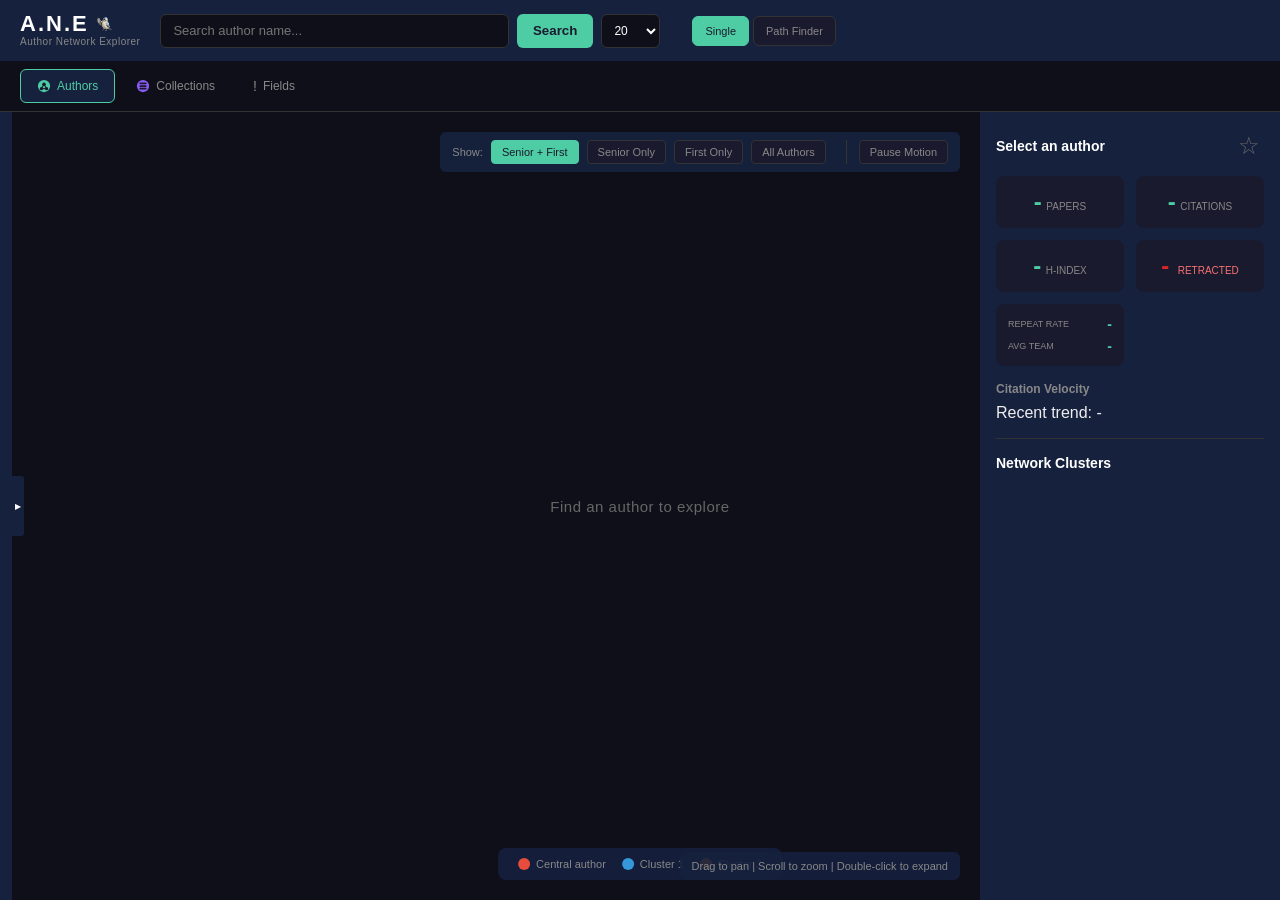
<file: index.html>
<!DOCTYPE html>
<html lang="en">
<head>
  <meta charset="UTF-8">
  <meta name="viewport" content="width=device-width, initial-scale=1.0, viewport-fit=cover">
  <title>Author Network Explorer</title>
  <meta http-equiv="refresh" content="0; url=fullpage.html">
  <link rel="canonical" href="fullpage.html">
  <link rel="manifest" href="manifest.webmanifest">
  <meta name="theme-color" content="#16213e">
  <meta name="apple-mobile-web-app-capable" content="yes">
  <meta name="apple-mobile-web-app-status-bar-style" content="black">
  <meta name="apple-mobile-web-app-title" content="Author Net">
  <link rel="apple-touch-icon" href="icons/icon128.png">
  <style>
    body { margin: 0; background: #1a1a2e; color: #eee; font-family: -apple-system, sans-serif; }
    .loading { display: flex; align-items: center; justify-content: center; height: 100vh; }
  </style>
</head>
<body>
  <div class="loading">Loading Author Network Explorer&hellip;</div>
  <script>window.location.replace('fullpage.html');</script>
</body>
</html>
</file>
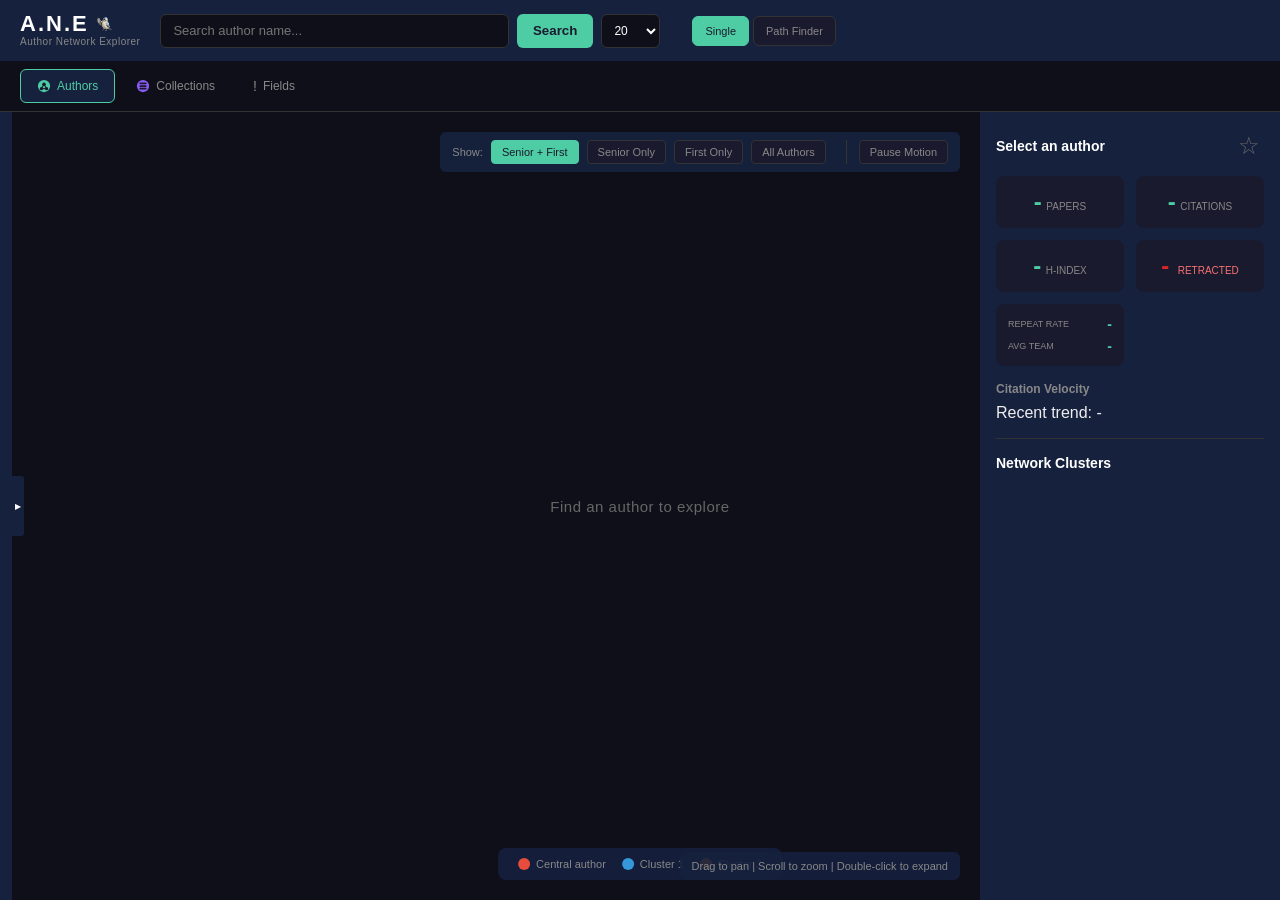
<file: fullpage.html>
<!DOCTYPE html>
<html lang="en">
<head>
  <meta charset="UTF-8">
  <meta name="viewport" content="width=device-width, initial-scale=1.0">
  <title>Author Network Explorer - Full View</title>
  <script src="vis-network.min.js"></script>
  <style>
    * { box-sizing: border-box; margin: 0; padding: 0; }
    html, body {
      height: 100%;
      overflow: hidden;
    }
    body {
      font-family: -apple-system, BlinkMacSystemFont, 'Segoe UI', Roboto, sans-serif;
      background: #1a1a2e;
      color: #eee;
      display: flex;
      flex-direction: column;
    }
    header {
      padding: 12px 20px;
      background: #16213e;
      display: flex;
      align-items: center;
      gap: 20px;
    }
    .logo {
      display: flex;
      align-items: center;
      gap: 10px;
    }
    .logo-text {
      display: flex;
      flex-direction: column;
      line-height: 1.1;
    }
    .title-row {
      display: flex;
      align-items: center;
      gap: 6px;
    }
    .logo-icon {
      width: 18px;
      height: 18px;
      image-rendering: pixelated;
    }
    h1 {
      font-size: 22px;
      color: #fff;
      font-weight: 700;
      letter-spacing: 2px;
    }
    .logo-subtitle {
      font-size: 10px;
      color: #888;
      font-weight: 400;
      letter-spacing: 0.5px;
    }
    /* Daily OpenAlex budget readout; colour is set from script. */
    .budget-readout {
      font-size: 10px;
      color: #888;
      margin-top: 2px;
      letter-spacing: 0.2px;
    }
    .search-box {
      display: flex;
      gap: 8px;
      flex: 1;
      max-width: 500px;
    }
    .search-box input {
      flex: 1;
      padding: 8px 12px;
      border: 1px solid #333;
      border-radius: 6px;
      background: #0f0f1a;
      color: #fff;
      font-size: 13px;
    }
    .search-box input:focus {
      outline: none;
      border-color: #4ecca3;
    }
    .search-box button {
      padding: 8px 16px;
      background: #4ecca3;
      color: #1a1a2e;
      border: none;
      border-radius: 6px;
      cursor: pointer;
      font-weight: 600;
    }
    .search-box select {
      padding: 8px;
      background: #0f0f1a;
      color: #fff;
      border: 1px solid #333;
      border-radius: 6px;
      font-size: 12px;
      cursor: pointer;
    }
    /* Path Finder UI */
    .path-finder-box {
      display: flex;
      gap: 8px;
      align-items: center;
      flex: 1;
      max-width: 700px;
    }
    .path-finder-box input {
      flex: 1;
      padding: 8px 12px;
      border: 1px solid #333;
      border-radius: 6px;
      background: #0f0f1a;
      color: #fff;
      font-size: 13px;
    }
    .path-finder-box input:focus {
      outline: none;
      border-color: #4ecca3;
    }
    .path-arrow {
      color: #4ecca3;
      font-size: 18px;
      font-weight: bold;
    }
    .path-finder-box select {
      padding: 8px;
      background: #0f0f1a;
      color: #fff;
      border: 1px solid #333;
      border-radius: 6px;
      font-size: 12px;
      cursor: pointer;
    }
    .path-finder-box button {
      padding: 8px 16px;
      background: #8b5cf6;
      color: #fff;
      border: none;
      border-radius: 6px;
      cursor: pointer;
      font-weight: 600;
      white-space: nowrap;
    }
    .path-finder-box button:hover {
      background: #7c3aed;
    }
    .mode-toggle {
      display: flex;
      gap: 4px;
      margin-left: 12px;
    }
    .mode-btn {
      padding: 8px 12px;
      background: #1a1a2e;
      color: #888;
      border: 1px solid #333;
      border-radius: 6px;
      font-size: 11px;
      cursor: pointer;
      transition: all 0.2s;
    }
    .mode-btn:hover {
      border-color: #4ecca3;
      color: #fff;
    }
    .mode-btn.active {
      background: #4ecca3;
      color: #1a1a2e;
      border-color: #4ecca3;
    }
    /* Path finder search results dropdown */
    .path-search-dropdown {
      position: absolute;
      top: 100%;
      left: 0;
      right: 0;
      background: #16213e;
      border-radius: 0 0 6px 6px;
      max-height: 200px;
      overflow-y: auto;
      z-index: 1000;
      box-shadow: 0 4px 12px rgba(0,0,0,0.5);
      display: none;
    }
    .path-search-dropdown.visible {
      display: block;
    }
    .path-search-item {
      padding: 8px 12px;
      cursor: pointer;
      border-bottom: 1px solid #1a1a2e;
    }
    .path-search-item:hover {
      background: #1f2b4d;
    }
    .path-search-item:last-child {
      border-bottom: none;
    }
    .path-search-name {
      font-size: 12px;
      color: #fff;
    }
    .path-search-stats {
      font-size: 10px;
      color: #888;
    }
    /* Path input container for dropdown positioning */
    .path-input-container {
      position: relative;
      flex: 1;
    }
    .path-input-container input {
      width: 100%;
    }
    /* Path finding loading state */
    .path-loading {
      position: absolute;
      top: 50%;
      left: 50%;
      transform: translate(-50%, -50%);
      display: none;
      flex-direction: column;
      align-items: center;
      gap: 12px;
      color: #888;
      z-index: 50;
      background: rgba(15, 15, 26, 0.9);
      padding: 30px 40px;
      border-radius: 12px;
    }
    .path-loading.visible {
      display: flex;
    }
    .path-loading-text {
      font-size: 14px;
      color: #fff;
    }
    .path-loading-subtext {
      font-size: 11px;
      color: #888;
    }
    /* Path result legend */
    .path-legend {
      position: absolute;
      bottom: 20px;
      left: 50%;
      transform: translateX(-50%);
      background: rgba(22, 33, 62, 0.9);
      padding: 10px 20px;
      border-radius: 8px;
      display: none;
      gap: 16px;
    }
    .path-legend.visible {
      display: flex;
    }
    .main-content {
      flex: 1;
      display: flex;
      position: relative;
      min-height: 0;
      overflow: hidden;
    }
    #network {
      flex: 1;
      background: #0f0f1a;
      min-height: 400px;
      overflow: hidden;
    }
    .sidebar {
      width: 300px;
      background: #16213e;
      padding: 16px;
      overflow-y: auto;
    }
    .sidebar h2 {
      font-size: 14px;
      margin-bottom: 12px;
      color: #fff;
    }
    .author-header {
      display: flex;
      align-items: center;
      justify-content: space-between;
      margin-bottom: 12px;
    }
    .author-header h2 {
      margin-bottom: 0;
      flex: 1;
    }
    .favorite-btn {
      background: none;
      border: none;
      font-size: 24px;
      cursor: pointer;
      color: #666;
      transition: all 0.2s;
      padding: 4px;
    }
    .favorite-btn:hover {
      color: #fbbf24;
      transform: scale(1.1);
    }
    .favorite-btn.active {
      color: #fbbf24;
    }
    .favorites-section {
      margin-top: 16px;
      padding-top: 16px;
      border-top: 1px solid #333;
    }
    .favorites-section h3 {
      font-size: 12px;
      color: #888;
      margin-bottom: 10px;
      display: flex;
      align-items: center;
      gap: 6px;
    }
    .favorites-list {
      max-height: 200px;
      overflow-y: auto;
    }
    .favorite-item {
      display: flex;
      align-items: center;
      gap: 8px;
      padding: 8px;
      background: #1a1a2e;
      border-radius: 6px;
      margin-bottom: 6px;
      cursor: pointer;
      transition: background 0.2s;
    }
    .favorite-item:hover {
      background: #1f2b4d;
    }
    .favorite-item .name {
      flex: 1;
      font-size: 12px;
      color: #fff;
    }
    .favorite-item .update-badge {
      background: #22c55e;
      color: #fff;
      font-size: 9px;
      padding: 2px 6px;
      border-radius: 10px;
    }
    .favorite-item .remove-btn {
      background: none;
      border: none;
      color: #666;
      cursor: pointer;
      font-size: 14px;
      padding: 2px;
    }
    .favorite-item .remove-btn:hover {
      color: #ef4444;
    }
    .stats {
      display: grid;
      grid-template-columns: 1fr 1fr;
      gap: 12px;
      margin-bottom: 16px;
    }
    .stat {
      background: #1a1a2e;
      padding: 12px;
      border-radius: 8px;
      text-align: center;
    }
    .stat.clickable {
      cursor: pointer;
      transition: background 0.2s;
    }
    .stat.clickable:hover {
      background: #2a2a4e;
    }
    .papers-panel {
      display: none;
      margin-top: 16px;
      padding-top: 16px;
      border-top: 1px solid #333;
    }
    .papers-panel.visible {
      display: block;
    }
    .papers-panel h3 {
      font-size: 13px;
      margin-bottom: 10px;
      display: flex;
      align-items: center;
      gap: 8px;
    }
    .papers-panel h3 span:first-child {
      flex: 1;
    }
    .papers-panel .close-btn {
      background: none;
      border: none;
      color: #888;
      cursor: pointer;
      font-size: 16px;
    }
    .papers-list {
      max-height: 300px;
      overflow-y: auto;
    }
    .paper-item {
      padding: 10px;
      background: #1a1a2e;
      border-radius: 6px;
      margin-bottom: 8px;
    }
    .paper-title {
      font-size: 12px;
      color: #4ecca3;
      text-decoration: none;
      display: block;
      margin-bottom: 4px;
      line-height: 1.4;
    }
    .paper-title:hover {
      text-decoration: underline;
    }
    .paper-meta {
      font-size: 10px;
      color: #888;
      display: flex;
      gap: 12px;
    }
    .paper-collect-btn {
      width: 16px;
      height: 16px;
      cursor: pointer;
      opacity: 0;
      transition: opacity 0.2s, transform 0.2s;
      flex-shrink: 0;
    }
    .paper-item:hover .paper-collect-btn {
      opacity: 0.7;
    }
    .paper-collect-btn:hover {
      opacity: 1 !important;
      transform: scale(1.15);
    }
    .paper-title-row {
      display: flex;
      align-items: flex-start;
      gap: 8px;
    }
    .paper-title-row .paper-title {
      flex: 1;
    }
    .retraction-badge {
      background: #dc2626;
      color: #fff;
      font-size: 9px;
      font-weight: 700;
      padding: 2px 6px;
      border-radius: 3px;
      text-transform: uppercase;
      white-space: nowrap;
      flex-shrink: 0;
    }
    .paper-item.retracted {
      border-left: 3px solid #dc2626;
      background: rgba(220, 38, 38, 0.1);
    }
    .paper-item.retracted .paper-title {
      color: #f87171;
    }
    .retraction-count {
      background: #dc2626;
      color: #fff;
      font-size: 10px;
      font-weight: 600;
      padding: 2px 8px;
      border-radius: 10px;
      margin-left: 8px;
    }
    .retracted-panel .retracted-header {
      background: rgba(220, 38, 38, 0.2);
      border-radius: 6px;
      padding: 8px;
      margin: -8px -8px 10px -8px;
    }
    .retracted-panel .retracted-header span {
      color: #f87171;
    }
    .retraction-info {
      color: #f87171;
      font-style: italic;
    }
    .stat-value {
      font-size: 24px;
      font-weight: 700;
      color: #4ecca3;
    }
    .stat-label {
      font-size: 10px;
      color: #888;
      text-transform: uppercase;
    }
    .retraction-stat {
      gap: 8px;
      cursor: pointer;
      transition: background 0.2s;
    }
    .retraction-stat:hover {
      background: #2a2a4e;
    }
    .retraction-stat .stat-label {
      margin-left: 4px;
    }
    .retraction-stat .stat-value {
      color: #dc2626;
    }
    .retraction-stat .stat-label {
      color: #f87171;
    }
    .retraction-stat.loading .stat-value {
      color: #eab308;
    }
    .retraction-stat.loading .stat-label {
      color: #fde047;
    }
    .retraction-stat.clean .stat-value {
      color: #22c55e;
    }
    .retraction-stat.clean .stat-label {
      color: #86efac;
    }
    .collab-stat {
      display: flex;
      flex-direction: column;
      gap: 6px;
      justify-content: center;
    }
    .collab-row {
      display: flex;
      justify-content: space-between;
      align-items: center;
    }
    .collab-label {
      font-size: 9px;
      color: #888;
      text-transform: uppercase;
    }
    .collab-value {
      font-size: 14px;
      font-weight: 700;
      color: #4ecca3;
    }
    .cluster-section {
      margin-top: 16px;
      padding-top: 16px;
      border-top: 1px solid #333;
    }
    .cluster-item {
      display: flex;
      align-items: center;
      gap: 8px;
      padding: 8px;
      background: #1a1a2e;
      border-radius: 6px;
      margin-bottom: 8px;
      cursor: pointer;
    }
    .cluster-item:hover {
      background: #1f2b4d;
    }
    .cluster-color {
      width: 12px;
      height: 12px;
      border-radius: 50%;
    }
    .cluster-name {
      flex: 1;
      font-size: 13px;
    }
    .cluster-count {
      font-size: 11px;
      color: #888;
    }
    .cluster-header {
      display: flex;
      align-items: center;
      gap: 8px;
      width: 100%;
    }
    .cluster-topics {
      display: flex;
      flex-wrap: wrap;
      gap: 4px;
      margin-top: 6px;
      padding-left: 20px;
    }
    .cluster-topic-tag {
      font-size: 9px;
      color: #888;
      background: rgba(255,255,255,0.05);
      padding: 2px 6px;
      border-radius: 3px;
    }
    .cluster-name {
      overflow: hidden;
      text-overflow: ellipsis;
      white-space: nowrap;
      max-width: 180px;
    }
    .obscure-papers-section {
      margin-top: 12px;
      padding-top: 12px;
      border-top: 1px solid #333;
    }
    .obscure-papers-list {
      display: flex;
      flex-direction: column;
      gap: 8px;
    }
    .obscure-paper-item {
      background: rgba(139, 92, 246, 0.1);
      border-left: 3px solid #8b5cf6;
      padding: 8px 10px;
      border-radius: 4px;
    }
    .obscure-paper-title {
      font-size: 11px;
      color: #a78bfa;
      text-decoration: none;
      display: block;
      line-height: 1.4;
      margin-bottom: 4px;
    }
    .obscure-paper-title:hover {
      color: #c4b5fd;
      text-decoration: underline;
    }
    .obscure-paper-meta {
      font-size: 9px;
      color: #888;
      margin-bottom: 4px;
      display: flex;
      gap: 6px;
    }
    .obscure-author {
      color: #9ca3af;
    }
    .obscure-year {
      color: #6b7280;
    }
    .obscure-paper-concepts {
      display: flex;
      flex-wrap: wrap;
      gap: 4px;
    }
    .concept-tag {
      font-size: 9px;
      color: #888;
      background: rgba(255,255,255,0.05);
      padding: 2px 6px;
      border-radius: 3px;
    }
    .search-results {
      position: absolute;
      top: 60px;
      left: 20px;
      background: #16213e;
      border-radius: 6px;
      max-height: 500px;
      overflow-y: auto;
      width: 500px;
      z-index: 100;
      display: none;
      box-shadow: 0 4px 20px rgba(0,0,0,0.5);
    }
    .search-results.visible { display: block; }
    .combine-bar {
      display: flex;
      align-items: center;
      justify-content: space-between;
      padding: 8px 12px;
      background: #1a1a2e;
      border-bottom: 1px solid #333;
      position: sticky;
      top: 0;
      z-index: 10;
    }
    .combine-count {
      font-size: 12px;
      color: #4ecca3;
    }
    .combine-btn {
      padding: 6px 12px;
      background: #4ecca3;
      color: #1a1a2e;
      border: none;
      border-radius: 4px;
      font-size: 12px;
      font-weight: 600;
      cursor: pointer;
    }
    .combine-btn:hover {
      background: #3db892;
    }
    .search-result {
      padding: 10px 12px;
      cursor: pointer;
      display: flex;
      align-items: center;
      gap: 10px;
      border-bottom: 1px solid #1a1a2e;
    }
    .search-result:hover { background: #1f2b4d; }
    .author-checkbox {
      width: 16px;
      height: 16px;
      cursor: pointer;
      accent-color: #4ecca3;
      flex-shrink: 0;
    }
    .result-name { font-weight: 500; flex: 1; }
    .result-stats { font-size: 11px; color: #888; white-space: nowrap; }
    .loading {
      position: absolute;
      top: 50%;
      left: 50%;
      transform: translate(-50%, -50%);
      display: none;
      flex-direction: column;
      align-items: center;
      gap: 12px;
      color: #888;
      z-index: 50;
    }
    .loading.visible { display: flex; }
    .spinner {
      width: 48px;
      height: 48px;
      border: 4px solid #333;
      border-top-color: #4ecca3;
      border-radius: 50%;
      animation: spin 1s linear infinite;
    }
    @keyframes spin { to { transform: rotate(360deg); } }
    /* Network placeholder */
    .network-placeholder {
      position: absolute;
      top: 50%;
      left: 50%;
      transform: translate(-50%, -50%);
      z-index: 5;
      text-align: center;
      pointer-events: none;
    }
    /* Search bar intro glow */
    @keyframes searchGlow {
      0%, 100% { box-shadow: 0 0 4px rgba(78, 204, 163, 0); border-color: #333; }
      50% { box-shadow: 0 0 12px rgba(78, 204, 163, 0.4); border-color: #4ecca3; }
    }
    .search-glow input {
      animation: searchGlow 1.5s ease-in-out 2;
    }
    .legend {
      position: absolute;
      bottom: 20px;
      left: 50%;
      transform: translateX(-50%);
      background: rgba(22, 33, 62, 0.9);
      padding: 10px 20px;
      border-radius: 8px;
      display: flex;
      gap: 16px;
    }
    .legend-item {
      display: flex;
      align-items: center;
      gap: 6px;
      font-size: 11px;
      color: #888;
    }
    .legend-color {
      width: 12px;
      height: 12px;
      border-radius: 50%;
    }
    .help-text {
      position: absolute;
      bottom: 20px;
      right: 320px;
      background: rgba(22, 33, 62, 0.9);
      padding: 8px 12px;
      border-radius: 6px;
      font-size: 11px;
      color: #888;
    }
    .filter-toggles {
      position: absolute;
      top: 20px;
      right: 320px;
      background: rgba(22, 33, 62, 0.95);
      padding: 8px 12px;
      border-radius: 6px;
      display: flex;
      align-items: center;
      gap: 8px;
      z-index: 10;
    }
    .filter-label {
      font-size: 11px;
      color: #888;
    }
    .toggle-btn {
      padding: 5px 10px;
      background: #1a1a2e;
      color: #888;
      border: 1px solid #333;
      border-radius: 4px;
      font-size: 11px;
      cursor: pointer;
      transition: all 0.2s;
    }
    .toggle-btn:hover {
      border-color: #4ecca3;
      color: #4ecca3;
    }
    .toggle-btn.active {
      background: #4ecca3;
      color: #1a1a2e;
      border-color: #4ecca3;
    }
    /* Left Panel - Favorites & Updates */
    .left-panel {
      position: absolute;
      left: 0;
      top: 0;
      bottom: 0;
      width: 280px;
      background: #16213e;
      z-index: 20;
      display: flex;
      flex-direction: column;
      transform: translateX(-268px);
      transition: transform 0.3s ease;
    }
    .left-panel.expanded {
      transform: translateX(0);
    }
    .left-panel-toggle {
      position: absolute;
      right: -12px;
      top: 50%;
      transform: translateY(-50%);
      width: 12px;
      height: 60px;
      background: #16213e;
      border: none;
      border-radius: 0 3px 3px 0;
      color: #fff;
      cursor: pointer;
      display: flex;
      flex-direction: column;
      align-items: center;
      justify-content: center;
      gap: 2px;
      font-size: 8px;
      padding: 0;
    }
    .left-panel-toggle:hover {
      background: #1f2b4d;
    }
    .left-panel-toggle .toggle-icon {
      font-size: 8px;
      transition: transform 0.3s;
    }
    .left-panel.expanded .toggle-icon {
      transform: rotate(180deg);
    }
    .left-panel-toggle .badge {
      background: #22c55e;
      color: #fff;
      font-size: 7px;
      padding: 1px 2px;
      border-radius: 4px;
      min-width: 10px;
      text-align: center;
      writing-mode: vertical-rl;
      text-orientation: mixed;
    }
    .left-panel-content {
      flex: 1;
      overflow-y: auto;
      padding: 16px;
    }
    .left-panel h2 {
      font-size: 14px;
      color: #fff;
      margin-bottom: 12px;
      display: flex;
      align-items: center;
      gap: 8px;
    }
    .left-panel h2 .icon {
      font-size: 16px;
    }
    .new-papers-section {
      margin-bottom: 20px;
    }
    .new-papers-section.empty {
      display: none;
    }
    .new-paper-group {
      margin-bottom: 16px;
    }
    .new-paper-author {
      font-size: 12px;
      font-weight: 600;
      color: #4ecca3;
      margin-bottom: 6px;
      cursor: pointer;
    }
    .new-paper-author:hover {
      text-decoration: underline;
    }
    .new-paper-item {
      padding: 8px 10px;
      background: #1a1a2e;
      border-radius: 6px;
      margin-bottom: 6px;
      border-left: 3px solid #22c55e;
    }
    .new-paper-title {
      font-size: 11px;
      color: #fff;
      line-height: 1.4;
      display: block;
      text-decoration: none;
    }
    .new-paper-title:hover {
      color: #4ecca3;
    }
    .new-paper-meta {
      font-size: 9px;
      color: #888;
      margin-top: 4px;
    }
    .favorites-section-left {
      border-top: 1px solid #333;
      padding-top: 16px;
    }
    .favorite-item-left {
      display: flex;
      align-items: center;
      gap: 10px;
      padding: 10px;
      background: #1a1a2e;
      border-radius: 6px;
      margin-bottom: 8px;
      cursor: pointer;
      transition: background 0.2s;
    }
    .favorite-item-left:hover {
      background: #1f2b4d;
    }
    .favorite-item-left .fav-info {
      flex: 1;
      min-width: 0;
    }
    .favorite-item-left .fav-name {
      font-size: 13px;
      color: #fff;
      font-weight: 500;
      white-space: nowrap;
      overflow: hidden;
      text-overflow: ellipsis;
    }
    .favorite-item-left .fav-stats {
      font-size: 10px;
      color: #888;
      margin-top: 2px;
    }
    .favorite-item-left .fav-badge {
      background: #22c55e;
      color: #fff;
      font-size: 9px;
      padding: 2px 6px;
      border-radius: 10px;
    }
    .favorite-item-left .remove-fav {
      background: none;
      border: none;
      color: #666;
      cursor: pointer;
      font-size: 16px;
      padding: 4px;
      opacity: 0;
      transition: opacity 0.2s;
    }
    .favorite-item-left:hover .remove-fav {
      opacity: 1;
    }
    .favorite-item-left .remove-fav:hover {
      color: #ef4444;
    }
    .empty-state {
      text-align: center;
      padding: 20px;
      color: #666;
      font-size: 12px;
    }
    .empty-state .icon {
      font-size: 32px;
      margin-bottom: 8px;
      opacity: 0.5;
    }
    .mark-read-btn {
      background: none;
      border: 1px solid #333;
      color: #888;
      padding: 4px 8px;
      border-radius: 4px;
      font-size: 10px;
      cursor: pointer;
      margin-left: auto;
    }
    .mark-read-btn:hover {
      border-color: #4ecca3;
      color: #4ecca3;
    }
    /* Collections */
    .collections-section {
      margin-top: 16px;
      padding-top: 16px;
      border-top: 1px solid #333;
    }
    .collections-section h2 {
      display: flex;
      align-items: center;
      gap: 6px;
    }
    .export-btn, .export-collection-btn {
      background: none;
      border: 1px solid #444;
      color: #888;
      width: 22px;
      height: 22px;
      border-radius: 4px;
      font-size: 11px;
      cursor: pointer;
      display: inline-flex;
      align-items: center;
      justify-content: center;
      vertical-align: middle;
      margin-left: 6px;
      margin-right: 16px;
      padding: 0;
    }
    .export-btn:hover, .export-collection-btn:hover {
      border-color: #4ecca3;
      color: #4ecca3;
    }
    .new-collection-btn {
      margin-left: auto;
      background: #4ecca3;
      color: #1a1a2e;
      border: none;
      width: 20px;
      height: 20px;
      border-radius: 4px;
      font-size: 14px;
      font-weight: bold;
      cursor: pointer;
      display: flex;
      align-items: center;
      justify-content: center;
    }
    .new-collection-btn:hover {
      background: #3db892;
    }
    .paper-search-box {
      display: flex;
      gap: 6px;
      margin: 10px 0;
    }
    .paper-search-box input {
      flex: 1;
      padding: 6px 10px;
      border: 1px solid #333;
      border-radius: 4px;
      background: #0f0f1a;
      color: #fff;
      font-size: 11px;
    }
    .paper-search-box input:focus {
      outline: none;
      border-color: #4ecca3;
    }
    .paper-search-box button {
      padding: 6px 10px;
      background: #333;
      color: #fff;
      border: none;
      border-radius: 4px;
      font-size: 11px;
      cursor: pointer;
    }
    .paper-search-box button:hover {
      background: #444;
    }
    .paper-search-results {
      max-height: 200px;
      overflow-y: auto;
      margin-bottom: 10px;
      display: none;
    }
    .paper-search-results.visible {
      display: block;
    }
    .paper-search-item {
      padding: 8px;
      background: #1a1a2e;
      border-radius: 4px;
      margin-bottom: 6px;
      position: relative;
      cursor: pointer;
      transition: background 0.15s;
    }
    .paper-search-item:hover:not(.in-collection) {
      background: #242444;
    }
    .paper-search-item.in-collection {
      opacity: 0.6;
      cursor: default;
    }
    .paper-search-title {
      font-size: 11px;
      color: #fff;
      line-height: 1.4;
      margin-bottom: 4px;
      padding-right: 50px;
    }
    .paper-search-meta {
      font-size: 9px;
      color: #888;
      display: flex;
      gap: 8px;
      flex-wrap: wrap;
    }
    .add-to-collection-btn {
      position: absolute;
      top: 8px;
      right: 8px;
      padding: 3px 8px;
      background: #4ecca3;
      color: #1a1a2e;
      border: none;
      border-radius: 3px;
      font-size: 10px;
      cursor: pointer;
    }
    .add-to-collection-btn:hover:not(:disabled) {
      background: #3db892;
    }
    .add-to-collection-btn:disabled {
      background: #333;
      color: #888;
      cursor: default;
    }
    .paper-search-loading, .paper-search-empty, .paper-search-error {
      padding: 12px;
      text-align: center;
      color: #888;
      font-size: 11px;
    }
    .collections-list {
      margin-bottom: 12px;
    }
    .collections-empty {
      text-align: center;
      padding: 16px;
      color: #666;
      font-size: 11px;
    }
    .collection-item {
      display: flex;
      align-items: center;
      padding: 8px 10px;
      background: #1a1a2e;
      border-radius: 6px;
      margin-bottom: 6px;
      cursor: pointer;
      border: 1px solid transparent;
    }
    .collection-item:hover {
      background: #1f2b4d;
    }
    .collection-item.active {
      border-color: #4ecca3;
      background: rgba(78, 204, 163, 0.1);
    }
    .collection-item.drag-over .collection-info,
    .collection-item.drag-over .collection-name,
    .collection-item.drag-over .collection-count,
    .collection-item.drag-over .delete-collection-btn {
      pointer-events: none;
    }
    .collection-item.drag-over .delete-collection-btn {
      opacity: 0;
    }
    .collection-info {
      flex: 1;
    }
    .collection-name {
      font-size: 12px;
      color: #fff;
      font-weight: 500;
    }
    .collection-count {
      font-size: 10px;
      color: #888;
      margin-top: 2px;
    }
    .delete-collection-btn {
      background: none;
      border: none;
      color: #666;
      font-size: 16px;
      cursor: pointer;
      padding: 2px 6px;
      opacity: 0;
      transition: opacity 0.2s;
    }
    .collection-item:hover .delete-collection-btn {
      opacity: 1;
    }
    .delete-collection-btn:hover {
      color: #ef4444;
    }
    .collection-view {
      background: #0f0f1a;
      border-radius: 6px;
      padding: 12px;
      margin-top: 10px;
    }
    .collection-view-empty {
      text-align: center;
      color: #666;
      font-size: 11px;
      padding: 16px;
    }
    .collection-header {
      display: flex;
      align-items: center;
      justify-content: space-between;
      margin-bottom: 10px;
    }
    .collection-header h3 {
      font-size: 13px;
      color: #fff;
    }
    .discover-btn {
      padding: 5px 10px;
      background: #8b5cf6;
      color: #fff;
      border: none;
      border-radius: 4px;
      font-size: 10px;
      cursor: pointer;
    }
    .discover-btn:hover {
      background: #7c3aed;
    }
    .collection-papers {
      max-height: 150px;
      overflow-y: auto;
      margin-bottom: 12px;
    }
    .collection-papers-empty {
      text-align: center;
      color: #666;
      font-size: 10px;
      padding: 12px;
    }
    .collection-paper-item {
      display: flex;
      align-items: center;
      padding: 6px 8px;
      background: rgba(255,255,255,0.03);
      border-radius: 4px;
      margin-bottom: 4px;
    }
    .collection-paper-title {
      flex: 1;
      font-size: 10px;
      overflow: hidden;
      text-overflow: ellipsis;
      white-space: nowrap;
    }
    .collection-paper-title a {
      color: #4ecca3;
      text-decoration: none;
    }
    .collection-paper-title a:hover {
      text-decoration: underline;
    }
    .collection-paper-meta {
      font-size: 9px;
      color: #666;
      margin-left: 8px;
      white-space: nowrap;
    }
    .remove-paper-btn {
      background: none;
      border: none;
      color: #666;
      cursor: pointer;
      font-size: 14px;
      padding: 2px 4px;
      margin-left: 4px;
      opacity: 0;
    }
    .collection-paper-item:hover .remove-paper-btn {
      opacity: 1;
    }
    .remove-paper-btn:hover {
      color: #ef4444;
    }
    .discovery-section h4 {
      font-size: 11px;
      color: #888;
      margin-bottom: 8px;
      border-top: 1px solid #333;
      padding-top: 10px;
    }
    .discovery-suggestions {
      max-height: 250px;
      overflow-y: auto;
    }
    .discovery-hint, .discovery-loading, .discovery-empty, .discovery-error {
      text-align: center;
      color: #666;
      font-size: 10px;
      padding: 12px;
    }
    .suggestion-item {
      padding: 10px;
      background: rgba(139, 92, 246, 0.1);
      border-left: 3px solid #8b5cf6;
      border-radius: 4px;
      margin-bottom: 8px;
    }
    .suggestion-item.added {
      opacity: 0.5;
    }
    .suggestion-connection {
      margin-bottom: 4px;
    }
    .connection-badge {
      background: #8b5cf6;
      color: #fff;
      font-size: 9px;
      padding: 2px 6px;
      border-radius: 3px;
    }
    .suggestion-title {
      font-size: 11px;
      margin-bottom: 4px;
    }
    .suggestion-title a {
      color: #a78bfa;
      text-decoration: none;
    }
    .suggestion-title a:hover {
      text-decoration: underline;
    }
    .suggestion-meta {
      font-size: 9px;
      color: #888;
      margin-bottom: 6px;
    }
    .suggestion-concepts {
      display: flex;
      flex-wrap: wrap;
      gap: 4px;
      margin-bottom: 8px;
    }
    .add-suggestion-btn {
      padding: 4px 10px;
      background: rgba(139, 92, 246, 0.3);
      color: #a78bfa;
      border: 1px solid #8b5cf6;
      border-radius: 3px;
      font-size: 10px;
      cursor: pointer;
    }
    .add-suggestion-btn:hover:not(:disabled) {
      background: rgba(139, 92, 246, 0.5);
    }
    .add-suggestion-btn:disabled {
      opacity: 0.5;
      cursor: default;
    }
    /* Tab Bar */
    .tab-bar {
      display: flex;
      gap: 4px;
      padding: 8px 20px;
      background: #0f0f1a;
      border-bottom: 1px solid #333;
    }
    .tab-btn {
      display: flex;
      align-items: center;
      gap: 6px;
      padding: 8px 16px;
      background: transparent;
      border: 1px solid transparent;
      border-radius: 6px;
      color: #888;
      font-size: 12px;
      cursor: pointer;
      transition: all 0.2s;
    }
    .tab-btn:hover {
      background: #1a1a2e;
      color: #fff;
    }
    .tab-btn.active {
      background: #16213e;
      border-color: #4ecca3;
      color: #4ecca3;
    }
    .tab-icon {
      font-size: 14px;
      display: inline-flex;
      align-items: center;
    }
    .tab-icon-img {
      width: 14px;
      height: 14px;
    }
    /* Viewport containers */
    .viewport {
      display: none;
      flex: 1;
      position: relative;
      min-height: 0;
    }
    .viewport.active {
      display: flex;
    }
    /* Authors viewport uses existing network + sidebar layout */
    #authorsViewport {
      flex-direction: row;
    }
    #authorsViewport #network {
      flex: 1;
    }
    /* Collections viewport */
    #collectionsViewport {
      flex-direction: row;
    }
    #collectionsViewport .collections-network {
      flex: 1;
      background: #0f0f1a;
      position: relative;
    }
    #collectionsViewport .collections-sidebar {
      width: 300px;
      background: #16213e;
      padding: 16px;
      overflow-y: auto;
    }
    /* Fields viewport */
    #fieldsViewport {
      flex-direction: row;
    }
    #fieldsViewport .fields-canvas {
      flex: 1;
      background: #0f0f1a;
      position: relative;
    }
    #fieldsViewport .fields-sidebar {
      width: 320px;
      background: #16213e;
      padding: 16px;
      overflow-y: auto;
    }
    .fields-search-box {
      display: flex;
      gap: 8px;
      margin-bottom: 16px;
    }
    .fields-search-box input {
      flex: 1;
      padding: 8px 12px;
      border: 1px solid #333;
      border-radius: 6px;
      background: #0f0f1a;
      color: #fff;
      font-size: 13px;
    }
    .fields-search-box input:focus {
      outline: none;
      border-color: #4ecca3;
    }
    .fields-search-box button {
      padding: 8px 14px;
      background: #4ecca3;
      color: #1a1a2e;
      border: none;
      border-radius: 6px;
      cursor: pointer;
      font-weight: 600;
    }
    .field-metrics {
      display: grid;
      grid-template-columns: 1fr 1fr;
      gap: 10px;
      margin-bottom: 16px;
    }
    .field-metric {
      background: #1a1a2e;
      padding: 12px;
      border-radius: 8px;
      text-align: center;
    }
    .field-metric-value {
      font-size: 20px;
      font-weight: 700;
      color: #4ecca3;
    }
    .field-metric-label {
      font-size: 10px;
      color: #888;
      text-transform: uppercase;
    }
    .forgotten-corners-section {
      margin-top: 16px;
      padding-top: 16px;
      border-top: 1px solid #333;
    }
    .forgotten-corners-section h3 {
      font-size: 14px;
      color: #fff;
      margin-bottom: 12px;
      display: flex;
      align-items: center;
      gap: 8px;
    }
    .hipster-btn {
      margin-left: auto;
      padding: 6px 12px;
      background: #8b5cf6;
      color: #fff;
      border: none;
      border-radius: 4px;
      font-size: 11px;
      cursor: pointer;
    }
    .hipster-btn:hover {
      background: #7c3aed;
    }
    .corners-list {
      max-height: 300px;
      overflow-y: auto;
    }
    .corner-item {
      padding: 12px;
      background: rgba(139, 92, 246, 0.1);
      border-left: 3px solid #8b5cf6;
      border-radius: 4px;
      margin-bottom: 10px;
    }
    .corner-header {
      display: flex;
      align-items: center;
      justify-content: space-between;
      margin-bottom: 6px;
    }
    .corner-name {
      font-size: 13px;
      font-weight: 500;
      color: #a78bfa;
    }
    .hipster-badge {
      background: #8b5cf6;
      color: #fff;
      font-size: 10px;
      padding: 2px 8px;
      border-radius: 10px;
    }
    .corner-metrics {
      font-size: 10px;
      color: #888;
      margin-bottom: 8px;
      display: flex;
      gap: 12px;
    }
    .corner-actions {
      display: flex;
      gap: 6px;
    }
    .corner-actions button {
      padding: 4px 10px;
      background: rgba(139, 92, 246, 0.3);
      color: #a78bfa;
      border: 1px solid #8b5cf6;
      border-radius: 3px;
      font-size: 10px;
      cursor: pointer;
    }
    .corner-actions button:hover {
      background: rgba(139, 92, 246, 0.5);
    }
    /* Scoped Search */
    .scoped-search-section {
      margin-top: 16px;
      padding-top: 16px;
      border-top: 1px solid #333;
    }
    .scope-indicator {
      display: flex;
      align-items: center;
      gap: 8px;
      margin-bottom: 10px;
      padding: 8px 10px;
      background: rgba(78, 204, 163, 0.1);
      border-radius: 6px;
      border: 1px solid #4ecca3;
    }
    .scope-label {
      font-size: 10px;
      color: #888;
    }
    .scope-name {
      font-size: 12px;
      color: #4ecca3;
      font-weight: 500;
      flex: 1;
    }
    .clear-scope-btn {
      background: none;
      border: none;
      color: #888;
      cursor: pointer;
      font-size: 16px;
      padding: 2px 6px;
    }
    .clear-scope-btn:hover {
      color: #fff;
    }
    .scoped-search-box {
      display: flex;
      gap: 6px;
      margin-bottom: 12px;
    }
    .scoped-search-box input {
      flex: 1;
      padding: 8px 10px;
      border: 1px solid #333;
      border-radius: 4px;
      background: #0f0f1a;
      color: #fff;
      font-size: 12px;
    }
    .scoped-search-box input:focus {
      outline: none;
      border-color: #4ecca3;
    }
    .scoped-search-box button {
      padding: 8px 12px;
      background: #4ecca3;
      color: #1a1a2e;
      border: none;
      border-radius: 4px;
      font-size: 12px;
      cursor: pointer;
    }
    .scoped-results {
      max-height: 300px;
      overflow-y: auto;
    }
    .scoped-result-item {
      padding: 10px;
      background: #1a1a2e;
      border-radius: 6px;
      margin-bottom: 8px;
      cursor: pointer;
    }
    .scoped-result-item:hover {
      background: #1f2b4d;
    }
    .scoped-result-title {
      font-size: 12px;
      color: #4ecca3;
      margin-bottom: 4px;
    }
    .scoped-result-meta {
      font-size: 10px;
      color: #888;
    }
    /* Collections network legend */
    .collections-legend {
      position: absolute;
      top: 48px;
      left: 12px;
      background: rgba(22, 33, 62, 0.92);
      padding: 10px 14px;
      border-radius: 8px;
      display: flex;
      flex-direction: column;
      gap: 6px;
      z-index: 10;
      pointer-events: none;
      transition: left 0.3s ease;
    }
    .collections-legend .legend-item {
      display: flex;
      align-items: center;
      gap: 6px;
      font-size: 11px;
      color: #888;
    }
    /* Collections subtabs */
    .collections-subtabs {
      position: absolute;
      top: 12px;
      left: 12px;
      display: flex;
      gap: 4px;
      z-index: 20;
      transition: left 0.3s ease;
    }
    .collections-subtab-btn {
      padding: 6px 12px;
      border-radius: 4px;
      font-size: 11px;
      cursor: pointer;
      border: 1px solid #333;
      transition: all 0.2s;
      background: #1a1a2e;
      color: #888;
    }
    /* Quick Collection */
    .quick-collection-section { margin-bottom: 12px; }
    .quick-collection-header {
      display: flex; align-items: center; gap: 6px;
      font-size: 12px; color: #4ecca3; margin-bottom: 8px;
    }
    .quick-paper-item {
      display: flex; align-items: center; padding: 6px 8px;
      background: rgba(78, 204, 163, 0.08); border-radius: 4px;
      margin-bottom: 4px; cursor: grab; border-left: 3px solid #4ecca3;
    }
    .quick-paper-item:active { cursor: grabbing; }
    .quick-paper-item .paper-title { flex: 1; font-size: 10px; color: #fff;
      overflow: hidden; text-overflow: ellipsis; white-space: nowrap; }
    .quick-paper-item .remove-btn {
      background: none; border: none; color: #666; cursor: pointer; font-size: 14px;
    }
    .quick-paper-item .remove-btn:hover { color: #ef4444; }
    .quick-collection-actions { display: flex; gap: 6px; margin-top: 8px; }
    .quick-collection-actions button {
      flex: 1; padding: 6px 8px; border-radius: 4px; font-size: 10px; cursor: pointer;
    }
    .convert-collection-btn {
      background: #4ecca3; color: #1a1a2e; border: none; font-weight: 600;
    }
    .convert-collection-btn:hover { background: #3db892; }
    .clear-collection-btn {
      background: transparent; color: #888; border: 1px solid #444;
    }
    .clear-collection-btn:hover { border-color: #888; color: #fff; }
    .collection-item.drag-over {
      border-color: #8b5cf6 !important;
      background: rgba(139, 92, 246, 0.12) !important;
      position: relative;
    }
    .collection-item.drag-over::after {
      content: '+';
      position: absolute;
      right: 10px;
      top: 50%;
      transform: translateY(-50%);
      color: #fff;
      font-size: 16px;
      font-weight: 300;
      line-height: 1;
      pointer-events: none;
    }
    /* Paper network in collections */
    .paper-node {
      cursor: pointer;
    }
    .paper-detail-panel {
      padding: 16px;
      background: #1a1a2e;
      border-radius: 8px;
      margin-bottom: 12px;
    }
    .paper-detail-title {
      font-size: 14px;
      color: #4ecca3;
      margin-bottom: 8px;
      line-height: 1.4;
    }
    .paper-detail-title a {
      color: #4ecca3;
      text-decoration: none;
    }
    .paper-detail-title a:hover {
      text-decoration: underline;
    }
    .paper-detail-meta {
      font-size: 11px;
      color: #888;
      margin-bottom: 8px;
    }
    .paper-detail-authors {
      font-size: 11px;
      color: #aaa;
      margin-bottom: 8px;
    }
    .paper-detail-concepts {
      display: flex;
      flex-wrap: wrap;
      gap: 4px;
    }
  </style>
</head>
<body>
  <header>
    <div class="logo">
      <div class="logo-text">
        <div class="title-row">
          <h1>A.N.E</h1>
          <img src="icons/logo-bird.png" alt="ANE Logo" class="logo-icon">
        </div>
        <span class="logo-subtitle">Author Network Explorer</span>
        <span class="budget-readout" id="aneBudget"></span>
      </div>
    </div>
    <div class="search-box" id="singleSearchBox">
      <input type="text" id="searchInput" placeholder="Search author name...">
      <button id="searchBtn">Search</button>
      <select id="limitSelect" title="Number of results">
        <option value="20" selected>20</option>
        <option value="50">50</option>
        <option value="100">100</option>
      </select>
    </div>
    <div class="path-finder-box" id="pathFinderBox" style="display: none;">
      <input type="text" id="pathAuthor1Input" placeholder="Author 1 name...">
      <span class="path-arrow">→</span>
      <input type="text" id="pathAuthor2Input" placeholder="Author 2 name...">
      <select id="nameMatchSelect" title="Author position filter">
        <option value="full" selected>First + Last authors</option>
        <option value="first">First authors only</option>
        <option value="last">Last/Senior only</option>
        <option value="all">All authors</option>
      </select>
      <button id="findPathBtn">Find Path</button>
    </div>
    <div class="mode-toggle">
      <button class="mode-btn active" id="singleModeBtn" title="Single author network">Single</button>
      <button class="mode-btn" id="pathModeBtn" title="Find path between two authors">Path Finder</button>
    </div>
  </header>

  <div class="tab-bar">
    <button class="tab-btn active" id="authorsTab" data-tab="authors">
      <span class="tab-icon"><img src="icons/ane-icon.svg" class="tab-icon-img"></span>
      <span class="tab-label">Authors</span>
    </button>
    <button class="tab-btn" id="collectionsTab" data-tab="collections">
      <span class="tab-icon"><img src="icons/ane-collection-icon.svg" class="tab-icon-img"></span>
      <span class="tab-label">Collections</span>
    </button>
    <button class="tab-btn" id="fieldsTab" data-tab="fields">
      <span class="tab-icon">!</span>
      <span class="tab-label">Fields</span>
    </button>
  </div>

  <div class="main-content">
    <!-- Left Panel - Favorites & New Papers (shared across Authors + Collections tabs) -->
    <div class="left-panel" id="leftPanel">
      <button class="left-panel-toggle" id="leftPanelToggle">
        <span class="toggle-icon">▶</span>
        <span class="badge" id="updatesBadge" style="display: none;">0</span>
      </button>
      <div class="left-panel-content">
        <div class="new-papers-section" id="newPapersSection">
          <h2>
            <span class="icon"><img src="icons/ane-icon.svg" style="width:14px;height:14px;vertical-align:middle;"></span>
            New Papers
            <button class="mark-read-btn" id="markAllReadBtn">Mark all read</button>
          </h2>
          <div id="newPapersList"></div>
        </div>

        <div class="favorites-section-left" id="favoritesSectionLeft">
          <h2><span class="icon">★</span> Favorites <button class="export-btn" id="exportFavoritesBtn" title="Export as CSV">&#x2B07;</button></h2>
          <div id="favoritesListLeft"></div>
        </div>

        <div class="collections-section" id="collectionsSection">
          <h2>
            <span class="icon"><img src="icons/ane-collection-icon.svg" style="width:14px;height:14px;vertical-align:middle;"></span>
            Collections
            <button class="export-btn" id="exportAllCollectionsBtn" title="Export all collections as CSV">&#x2B07;</button>
            <button class="new-collection-btn" id="newCollectionBtn" title="New collection">+</button>
          </h2>
          <div class="paper-search-box">
            <input type="text" id="paperSearchInput" placeholder="Search papers to add...">
            <button id="paperSearchBtn">Search</button>
          </div>
          <div id="paperSearchResults" class="paper-search-results"></div>
          <div id="collectionsList" class="collections-list"></div>
          <div id="collectionView" class="collection-view"></div>
        </div>
      </div>
    </div>

    <!-- Authors Viewport (existing functionality) -->
    <div class="viewport active" id="authorsViewport">
    <div id="network"></div>
    <div class="network-placeholder" id="networkPlaceholder">
      <div style="font-size: 15px; color: #666; letter-spacing: 0.5px;">Find an author to explore</div>
    </div>
    <div class="search-results" id="searchResults"></div>
    <div class="loading" id="loading">
      <div class="spinner"></div>
      <span>Building network...</span>
    </div>
    <div class="path-loading" id="pathLoading">
      <div class="spinner"></div>
      <span class="path-loading-text" id="pathLoadingText">Finding path...</span>
      <span class="path-loading-subtext" id="pathLoadingSubtext">Exploring author connections</span>
    </div>

    <div class="sidebar">
      <div class="author-header">
        <h2 id="authorName">Select an author</h2>
        <button class="favorite-btn" id="favoriteBtn" title="Add to favorites">☆</button>
      </div>
      <div class="stats">
        <div class="stat clickable" id="papersStat" title="Click to view papers">
          <span class="stat-value" id="paperCount">-</span>
          <span class="stat-label">Papers</span>
        </div>
        <div class="stat">
          <span class="stat-value" id="citationCount">-</span>
          <span class="stat-label">Citations</span>
        </div>
        <div class="stat">
          <span class="stat-value" id="hIndex">-</span>
          <span class="stat-label">h-index</span>
        </div>
        <div class="stat clickable retraction-stat" id="retractionStat" title="Click to view retracted papers (via OpenAlex)">
          <span class="stat-value" id="retractionCount">-</span>
          <span class="stat-label">Retracted</span>
        </div>
        <div class="stat collab-stat">
          <div class="collab-row">
            <span class="collab-label">Repeat Rate</span>
            <span class="collab-value" id="repeatCollabRate">-</span>
          </div>
          <div class="collab-row">
            <span class="collab-label">Avg Team</span>
            <span class="collab-value" id="avgTeamSize">-</span>
          </div>
        </div>
      </div>

      <div class="citation-timeline" id="citationTimeline">
        <h3 style="font-size: 12px; margin-bottom: 8px; color: #888;">Citation Velocity</h3>
        <div class="timeline-chart" id="timelineChart"></div>
        <div class="timeline-labels">
          <span id="timelineStart"></span>
          <span id="timelineEnd"></span>
        </div>
        <div class="timeline-stats">
          <span>Recent trend: <span class="timeline-stat-value" id="citationTrend">-</span></span>
        </div>
      </div>

      <div class="obscure-papers-section" id="obscurePapers" style="display: none;"></div>

      <div class="papers-panel" id="papersPanel">
        <h3 class="papers-header">
          <span>Papers</span>
          <button class="close-btn" id="closePapersBtn">&times;</button>
        </h3>
        <div class="papers-list" id="papersList"></div>
      </div>

      <div class="papers-panel retracted-panel" id="retractedPanel">
        <h3 class="papers-header retracted-header">
          <span>Retracted Papers</span>
          <button class="close-btn" id="closeRetractedBtn">&times;</button>
        </h3>
        <div class="papers-list" id="retractedList"></div>
      </div>

      <div class="cluster-section">
        <h2>Network Clusters</h2>
        <div id="clusterList"></div>
      </div>
    </div>

    <div class="legend" id="normalLegend">
      <div class="legend-item">
        <span class="legend-color" style="background: #e74c3c;"></span>
        <span>Central author</span>
      </div>
      <div class="legend-item">
        <span class="legend-color" style="background: #3498db;"></span>
        <span>Cluster 1</span>
      </div>
      <div class="legend-item">
        <span class="legend-color" style="background: #e67e22;"></span>
        <span>Cluster 2</span>
      </div>
    </div>
    <div class="path-legend" id="pathLegend">
      <div class="legend-item">
        <span class="legend-color" style="background: #22c55e;"></span>
        <span>Start author</span>
      </div>
      <div class="legend-item">
        <span class="legend-color" style="background: #ef4444;"></span>
        <span>End author</span>
      </div>
      <div class="legend-item">
        <span class="legend-color" style="background: #8b5cf6;"></span>
        <span>Path authors</span>
      </div>
      <div class="legend-item">
        <span style="color: #fbbf24; font-weight: bold;">━━</span>
        <span>Connection path</span>
      </div>
    </div>

    <div class="filter-toggles">
      <span class="filter-label">Show:</span>
      <button class="toggle-btn active" id="toggleSeniorFirst" title="Senior (last) + First authors only">Senior + First</button>
      <button class="toggle-btn" id="toggleSenior" title="Senior (last) authors only">Senior Only</button>
      <button class="toggle-btn" id="toggleFirst" title="First authors only">First Only</button>
      <button class="toggle-btn" id="toggleAll" title="All authors (may be slow)">All Authors</button>
      <span style="margin-left: 12px; border-left: 1px solid #333; padding-left: 12px;">
        <button class="toggle-btn" id="pauseMotion" title="Pause/resume physics simulation">Pause Motion</button>
      </span>
    </div>

    <div class="help-text">
      Drag to pan | Scroll to zoom | Double-click to expand
    </div>
    </div><!-- End Authors Viewport -->

    <!-- Collections Viewport -->
    <div class="viewport" id="collectionsViewport">
      <div class="collections-network" id="collectionsNetwork">
        <div id="collectionPaperNetworkContainer" style="width:100%;height:100%;"></div>
        <div id="collectionAuthorNetworkContainer" style="width:100%;height:100%;display:none;position:absolute;top:0;left:0;"></div>
      </div>
      <div class="collections-sidebar">
        <div id="paperDetailPanel" class="paper-detail-panel" style="display: none;">
          <h3 style="font-size: 12px; color: #888; margin-bottom: 10px;">Selected Paper</h3>
          <div id="paperDetailContent"></div>
        </div>

        <h2 style="font-size: 14px; color: #fff; margin-bottom: 12px;"><img src="icons/ane-collection-icon.svg" style="width:14px;height:14px;vertical-align:middle;margin-right:4px;">Collections</h2>

        <div class="paper-search-box">
          <input type="text" id="collectionPaperSearch" placeholder="Search papers to add...">
          <button id="collectionPaperSearchBtn">Search</button>
        </div>
        <div id="collectionPaperResults" class="paper-search-results"></div>

        <div id="collectionsList2" class="collections-list" style="margin-bottom: 12px;"></div>

        <button class="new-collection-btn" id="newCollectionBtn2" style="width: 100%; height: auto; padding: 8px; font-size: 12px; margin-bottom: 12px;">
          + New Collection
        </button>

        <div id="collectionView2" class="collection-view"></div>
      </div>
    </div><!-- End Collections Viewport -->

    <!-- Fields Viewport -->
    <div class="viewport" id="fieldsViewport">
      <div class="fields-canvas" id="fieldsCanvas"></div>
      <div class="fields-sidebar">
        <div id="fieldPaperDetailPanel" class="paper-detail-panel" style="display: none;">
          <h3 style="font-size: 12px; color: #888; margin-bottom: 10px;">Selected Paper</h3>
          <div id="fieldPaperDetailContent"></div>
        </div>

        <h2 style="font-size: 14px; color: #fff; margin-bottom: 12px;">Field Topology</h2>

        <div class="fields-search-box">
          <input type="text" id="fieldSearchInput" placeholder="Search academic field...">
          <button id="fieldSearchBtn">Search</button>
        </div>

        <div id="fieldSearchResults" class="paper-search-results" style="margin-bottom: 12px;"></div>

        <div id="selectedFieldInfo" style="display: none;">
          <h3 id="selectedFieldName" style="font-size: 16px; color: #4ecca3; margin-bottom: 12px;"></h3>

          <div class="field-metrics" id="fieldMetrics">
            <div class="field-metric">
              <div class="field-metric-value" id="instHHI">-</div>
              <div class="field-metric-label">Inst. HHI</div>
            </div>
            <div class="field-metric">
              <div class="field-metric-value" id="authorHHI">-</div>
              <div class="field-metric-label">Author HHI</div>
            </div>
            <div class="field-metric">
              <div class="field-metric-value" id="ingroupBias">-</div>
              <div class="field-metric-label">In-group %</div>
            </div>
            <div class="field-metric">
              <div class="field-metric-value" id="recentWorks">-</div>
              <div class="field-metric-label">Recent Works</div>
            </div>
          </div>

          <div class="field-metrics-legend" style="font-size: 10px; color: #666; margin-bottom: 14px; line-height: 1.6;">
            <div><strong style="color:#888;">Inst. HHI</strong> — Institutional concentration (0=spread across many, 1=dominated by few)</div>
            <div><strong style="color:#888;">Author HHI</strong> — Author concentration (0=many contributors, 1=few dominate output)</div>
            <div><strong style="color:#888;">In-group %</strong> — How often authors in this field cite each other vs outside work</div>
            <div><strong style="color:#888;">Recent Works</strong> — Number of papers published in this field in the last 2 years</div>
          </div>

          <div class="forgotten-corners-section">
            <h3>
              Forgotten Corners
              <button id="findCornersBtn" class="hipster-btn">Find Hidden Gems</button>
            </h3>
            <div id="cornersList" class="corners-list">
              <div style="color: #666; font-size: 11px; padding: 12px;">Click "Find Hidden Gems" to discover overlooked subfields</div>
            </div>
          </div>

          <div class="scoped-search-section" id="scopedSearchSection" style="display: none;">
            <div class="scope-indicator">
              <span class="scope-label">Searching in:</span>
              <span class="scope-name" id="scopeName"></span>
              <button class="clear-scope-btn" id="clearScopeBtn">&times;</button>
            </div>

            <div class="scoped-search-box">
              <input type="text" id="scopedSearchInput" placeholder="Search papers in this subfield...">
              <button id="scopedSearchBtn">Search</button>
            </div>

            <div id="scopedResults" class="scoped-results"></div>
          </div>
        </div>

        <div id="fieldPlaceholder" style="text-align: center; padding: 40px 20px; color: #666;">
          <div style="font-size: 32px; margin-bottom: 12px;">!</div>
          <div style="font-size: 13px;">Work in progress...</div>
          <div style="font-size: 11px; margin-top: 8px;">Field topology exploration is experimental and under development.</div>
        </div>
      </div>
    </div><!-- End Fields Viewport -->
  </div>

  <script src="field-topology.js"></script>
  <script src="ane-key.js"></script>
  <script src="fullpage.js"></script>
  <script src="ane-setup-gate.js"></script>
  <script src="ane-budget.js"></script>
</body>
</html>
</file>
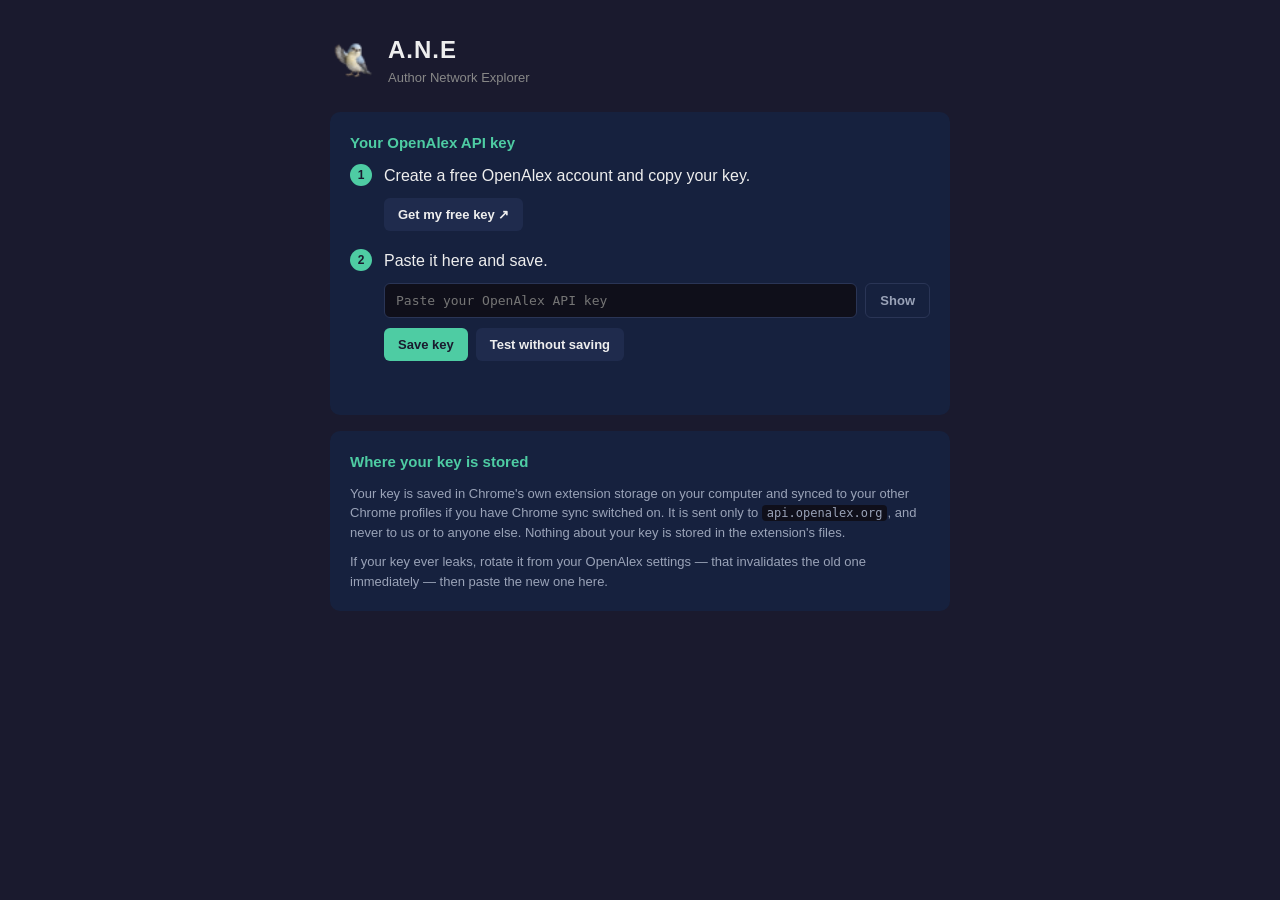
<file: options.html>
<!DOCTYPE html>
<html lang="en">
<head>
  <meta charset="UTF-8">
  <meta name="viewport" content="width=device-width, initial-scale=1.0">
  <title>A.N.E Settings</title>
  <link rel="stylesheet" href="options.css">
</head>
<body>
  <main class="wrap">
    <header class="head">
      <img src="icons/logo-bird.png" alt="" class="logo">
      <div>
        <h1>A.N.E</h1>
        <p class="sub">Author Network Explorer</p>
      </div>
    </header>

    <!-- Shown on first install; hidden once a key is saved. -->
    <section id="welcome" class="card welcome hidden">
      <h2>One-time setup</h2>
      <p>
        A.N.E reads publication data from <strong>OpenAlex</strong>, a free and open
        catalogue of scholarly work. Since February 2026 OpenAlex requires every
        request to carry an API key, so you'll need your own.
      </p>
      <p class="muted">
        It's free, takes about 30 seconds, and includes a daily usage budget that is
        far more than normal browsing needs.
      </p>
    </section>

    <section class="card">
      <h2>Your OpenAlex API key</h2>

      <ol class="steps">
        <li>
          Create a free OpenAlex account and copy your key.
          <div>
            <button id="getKeyBtn" class="btn btn-secondary" type="button">
              Get my free key &#8599;
            </button>
          </div>
        </li>
        <li>
          Paste it here and save.
          <div class="key-row">
            <input
              id="keyInput"
              type="password"
              class="key-input"
              placeholder="Paste your OpenAlex API key"
              autocomplete="off"
              spellcheck="false">
            <button id="revealBtn" class="btn btn-ghost" type="button" aria-label="Show or hide key">Show</button>
          </div>
          <div class="actions">
            <button id="saveBtn" class="btn btn-primary" type="button">Save key</button>
            <button id="testBtn" class="btn btn-secondary" type="button">Test without saving</button>
            <button id="clearBtn" class="btn btn-ghost hidden" type="button">Remove saved key</button>
          </div>
        </li>
      </ol>

      <p id="status" class="status" role="status" aria-live="polite"></p>
    </section>

    <section class="card">
      <h2>Where your key is stored</h2>
      <p class="muted">
        Your key is saved in Chrome's own extension storage on your computer and
        synced to your other Chrome profiles if you have Chrome sync switched on.
        It is sent only to <code>api.openalex.org</code>, and never to us or to
        anyone else. Nothing about your key is stored in the extension's files.
      </p>
      <p class="muted">
        If your key ever leaks, rotate it from your OpenAlex settings &mdash; that
        invalidates the old one immediately &mdash; then paste the new one here.
      </p>
    </section>
  </main>

  <script src="ane-key.js"></script>
  <script src="options.js"></script>
</body>
</html>
</file>
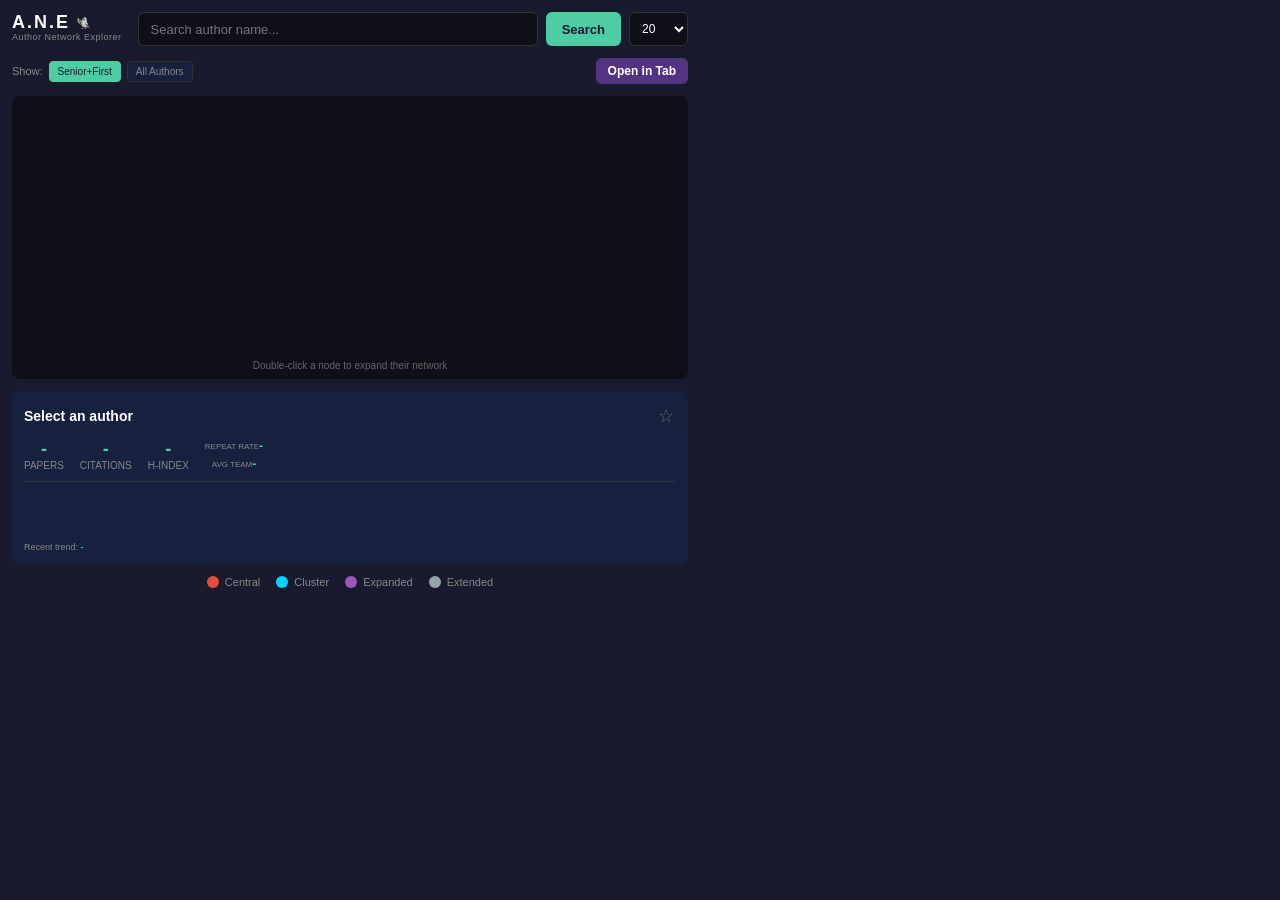
<file: popup.html>
<!DOCTYPE html>
<html lang="en">
<head>
  <meta charset="UTF-8">
  <meta name="viewport" content="width=device-width, initial-scale=1.0">
  <title>Author Network Explorer</title>
  <script src="vis-network.min.js"></script>
  <link rel="stylesheet" href="styles.css">
</head>
<body>
  <div class="container">
    <header>
      <div class="logo">
        <div class="logo-text">
          <div class="title-row">
            <h1>A.N.E</h1>
            <img src="icons/logo-bird.png" alt="ANE Logo" class="logo-icon">
          </div>
          <span class="logo-subtitle">Author Network Explorer</span>
          <span class="budget-readout" id="aneBudget"></span>
        </div>
      </div>
      <div class="search-box">
        <input type="text" id="searchInput" placeholder="Search author name...">
        <button id="searchBtn">Search</button>
        <select id="limitSelect" title="Results">
          <option value="20" selected>20</option>
          <option value="50">50</option>
          <option value="100">100</option>
        </select>
      </div>
    </header>

    <div class="search-results" id="searchResults"></div>

    <div class="author-toggles">
      <span class="toggle-label">Show:</span>
      <button class="author-toggle active" id="toggleSeniorFirst">Senior+First</button>
      <button class="author-toggle" id="toggleAll">All Authors</button>
      <button class="open-tab-btn" id="openTabBtn" style="margin-left: auto;">Open in Tab</button>
    </div>

    <div class="network-container">
      <div id="network"></div>
      <div class="loading" id="loading">
        <div class="spinner"></div>
        <span>Building network...</span>
      </div>
      <div class="help-hint">Double-click a node to expand their network</div>
    </div>

    <div class="info-panel" id="infoPanel">
      <div class="info-header">
        <h3 id="authorName">Select an author</h3>
        <button class="favorite-btn-small" id="favoriteBtn" title="Add to favorites">&#x2606;</button>
      </div>
      <div class="stats">
        <div class="stat">
          <span class="stat-value" id="paperCount">-</span>
          <span class="stat-label">Papers</span>
        </div>
        <div class="stat">
          <span class="stat-value" id="citationCount">-</span>
          <span class="stat-label">Citations</span>
        </div>
        <div class="stat">
          <span class="stat-value" id="hIndex">-</span>
          <span class="stat-label">h-index</span>
        </div>
        <div class="stat collab-stat">
          <div class="collab-row">
            <span class="collab-label">Repeat Rate</span>
            <span class="collab-value" id="repeatCollabRate">-</span>
          </div>
          <div class="collab-row">
            <span class="collab-label">Avg Team</span>
            <span class="collab-value" id="avgTeamSize">-</span>
          </div>
        </div>
      </div>
      <div class="citation-timeline" id="citationTimeline">
        <div class="timeline-chart" id="timelineChart"></div>
        <div class="timeline-labels">
          <span id="timelineStart"></span>
          <span id="timelineEnd"></span>
        </div>
        <div class="timeline-stats">
          <span>Recent trend: <span class="timeline-stat-value" id="citationTrend">-</span></span>
        </div>
      </div>
    </div>

    <div class="legend">
      <div class="legend-item">
        <span class="legend-color" style="background: #e74c3c;"></span>
        <span>Central</span>
      </div>
      <div class="legend-item">
        <span class="legend-color" style="background: #00d4ff;"></span>
        <span>Cluster</span>
      </div>
      <div class="legend-item">
        <span class="legend-color" style="background: #9b59b6;"></span>
        <span>Expanded</span>
      </div>
      <div class="legend-item">
        <span class="legend-color" style="background: #95a5a6;"></span>
        <span>Extended</span>
      </div>
    </div>
  </div>

  <script src="ane-key.js"></script>
  <script src="popup.js"></script>
  <script src="ane-setup-gate.js"></script>
  <script src="ane-budget.js"></script>
</body>
</html>
</file>
<file: options.css>
/* Settings page for Author Network Explorer.
   Kept separate from styles.css, which fixes a 700x600 popup viewport. */

* {
  box-sizing: border-box;
  margin: 0;
  padding: 0;
}

body {
  font-family: -apple-system, BlinkMacSystemFont, 'Segoe UI', Roboto, sans-serif;
  background: #1a1a2e;
  color: #eee;
  line-height: 1.5;
  padding: 32px 20px 48px;
}

.wrap {
  max-width: 620px;
  margin: 0 auto;
}

.head {
  display: flex;
  align-items: center;
  gap: 14px;
  margin-bottom: 24px;
}

.logo {
  width: 44px;
  height: 44px;
  object-fit: contain;
}

h1 {
  font-size: 24px;
  letter-spacing: 1px;
}

.sub {
  font-size: 13px;
  color: #888;
}

h2 {
  font-size: 15px;
  color: #4ecca3;
  margin-bottom: 10px;
}

.card {
  background: #16213e;
  border-radius: 10px;
  padding: 20px;
  margin-bottom: 16px;
}

.welcome {
  border-left: 3px solid #4ecca3;
}

.card p + p {
  margin-top: 10px;
}

.muted {
  color: #9aa3b8;
  font-size: 13px;
}

code {
  background: #0f0f1a;
  padding: 1px 5px;
  border-radius: 4px;
  font-size: 12px;
}

.steps {
  list-style: none;
  counter-reset: step;
}

.steps > li {
  counter-increment: step;
  position: relative;
  padding-left: 34px;
  margin-bottom: 18px;
}

.steps > li:last-child {
  margin-bottom: 0;
}

.steps > li::before {
  content: counter(step);
  position: absolute;
  left: 0;
  top: 0;
  width: 22px;
  height: 22px;
  border-radius: 50%;
  background: #4ecca3;
  color: #1a1a2e;
  font-size: 12px;
  font-weight: 700;
  display: flex;
  align-items: center;
  justify-content: center;
}

.steps > li > div {
  margin-top: 10px;
}

.key-row {
  display: flex;
  gap: 8px;
}

.key-input {
  flex: 1;
  background: #0f0f1a;
  color: #fff;
  border: 1px solid #2a3556;
  border-radius: 6px;
  padding: 9px 11px;
  font-size: 13px;
  font-family: ui-monospace, SFMono-Regular, Menlo, monospace;
}

.key-input:focus {
  outline: none;
  border-color: #4ecca3;
}

.actions {
  display: flex;
  flex-wrap: wrap;
  gap: 8px;
}

.btn {
  border: none;
  border-radius: 6px;
  padding: 9px 14px;
  font-size: 13px;
  font-weight: 600;
  cursor: pointer;
  font-family: inherit;
}

.btn:disabled {
  opacity: 0.5;
  cursor: default;
}

.btn-primary {
  background: #4ecca3;
  color: #1a1a2e;
}

.btn-primary:hover:not(:disabled) {
  background: #3db892;
}

.btn-secondary {
  background: #1f2b4d;
  color: #eee;
}

.btn-secondary:hover:not(:disabled) {
  background: #2a3766;
}

.btn-ghost {
  background: transparent;
  color: #9aa3b8;
  border: 1px solid #2a3556;
}

.btn-ghost:hover:not(:disabled) {
  color: #eee;
  border-color: #4a5680;
}

.status {
  margin-top: 14px;
  font-size: 13px;
  min-height: 20px;
}

.status.ok {
  color: #4ecca3;
}

.status.err {
  color: #ff6b6b;
}

.status.busy {
  color: #9aa3b8;
}

.hidden {
  display: none;
}
</file>
<file: styles.css>
* {
  box-sizing: border-box;
  margin: 0;
  padding: 0;
}

body {
  font-family: -apple-system, BlinkMacSystemFont, 'Segoe UI', Roboto, sans-serif;
  background: #1a1a2e;
  color: #eee;
  width: 700px;
  height: 600px;
}

.container {
  display: flex;
  flex-direction: column;
  height: 100%;
  padding: 12px;
  position: relative;
}

header {
  display: flex;
  align-items: center;
  gap: 16px;
  margin-bottom: 12px;
}

.logo {
  display: flex;
  align-items: center;
  gap: 8px;
}

.logo-text {
  display: flex;
  flex-direction: column;
  line-height: 1.1;
}

.title-row {
  display: flex;
  align-items: center;
  gap: 5px;
}

.logo-icon {
  width: 16px;
  height: 16px;
  image-rendering: pixelated;
}

h1 {
  font-size: 18px;
  color: #fff;
  white-space: nowrap;
  font-weight: 700;
  letter-spacing: 2px;
}

.logo-subtitle {
  font-size: 9px;
  color: #888;
  font-weight: 400;
  letter-spacing: 0.5px;
}

.search-box {
  display: flex;
  flex: 1;
  gap: 8px;
}

.search-box input {
  flex: 1;
  padding: 8px 12px;
  border: 1px solid #333;
  border-radius: 6px;
  background: #0f0f1a;
  color: #fff;
  font-size: 13px;
}

.search-box input:focus {
  outline: none;
  border-color: #4ecca3;
}

.search-box button {
  padding: 8px 16px;
  background: #4ecca3;
  color: #1a1a2e;
  border: none;
  border-radius: 6px;
  cursor: pointer;
  font-weight: 600;
  font-size: 13px;
}

.search-box button:hover {
  background: #3db892;
}

.search-box select {
  padding: 8px;
  background: #0f0f1a;
  color: #fff;
  border: 1px solid #333;
  border-radius: 6px;
  font-size: 12px;
  cursor: pointer;
}

.search-results {
  background: #16213e;
  border-radius: 6px;
  max-height: 400px;
  overflow-y: auto;
  margin-bottom: 12px;
  display: none;
  position: absolute;
  left: 12px;
  right: 12px;
  top: 60px;
  z-index: 100;
  box-shadow: 0 4px 12px rgba(0, 0, 0, 0.5);
  border: 1px solid #333;
}

.search-results.visible {
  display: block;
}

.combine-bar {
  display: flex;
  align-items: center;
  justify-content: space-between;
  padding: 6px 10px;
  background: #1a1a2e;
  border-bottom: 1px solid #333;
  position: sticky;
  top: 0;
  z-index: 10;
}

.combine-count {
  font-size: 11px;
  color: #4ecca3;
}

.combine-btn {
  padding: 4px 10px;
  background: #4ecca3;
  color: #1a1a2e;
  border: none;
  border-radius: 4px;
  font-size: 11px;
  font-weight: 600;
  cursor: pointer;
}

.combine-btn:hover {
  background: #3db892;
}

.search-result {
  padding: 10px 12px;
  cursor: pointer;
  display: flex;
  align-items: center;
  gap: 8px;
  border-bottom: 1px solid #1a1a2e;
}

.search-result:hover {
  background: #1f2b4d;
}

.search-result:last-child {
  border-bottom: none;
}

.author-checkbox {
  width: 14px;
  height: 14px;
  cursor: pointer;
  accent-color: #4ecca3;
  flex-shrink: 0;
}

.result-name {
  font-weight: 500;
  flex: 1;
}

.result-stats {
  font-size: 11px;
  color: #888;
  white-space: nowrap;
}

.filters {
  display: flex;
  gap: 8px;
  margin-bottom: 12px;
}

.filter-btn {
  padding: 6px 12px;
  background: #16213e;
  color: #888;
  border: 1px solid #333;
  border-radius: 20px;
  cursor: pointer;
  font-size: 12px;
  transition: all 0.2s;
}

.filter-btn:hover {
  border-color: #4ecca3;
  color: #4ecca3;
}

.filter-btn.active {
  background: #4ecca3;
  color: #1a1a2e;
  border-color: #4ecca3;
}

.network-container {
  flex: 1;
  background: #0f0f1a;
  border-radius: 8px;
  position: relative;
  min-height: 250px;
  overflow: hidden;
}

#network {
  width: 100%;
  height: 100%;
  min-height: 250px;
}

#network canvas {
  outline: none;
}

.loading {
  position: absolute;
  top: 50%;
  left: 50%;
  transform: translate(-50%, -50%);
  display: none;
  flex-direction: column;
  align-items: center;
  gap: 12px;
  color: #888;
}

.loading.visible {
  display: flex;
}

.spinner {
  width: 32px;
  height: 32px;
  border: 3px solid #333;
  border-top-color: #4ecca3;
  border-radius: 50%;
  animation: spin 1s linear infinite;
}

@keyframes spin {
  to { transform: rotate(360deg); }
}

.info-panel {
  background: #16213e;
  border-radius: 8px;
  padding: 12px;
  margin-top: 12px;
}

.info-panel h3 {
  font-size: 14px;
  margin-bottom: 10px;
  color: #fff;
}

.info-header {
  display: flex;
  align-items: center;
  justify-content: space-between;
  margin-bottom: 10px;
}

.info-header h3 {
  margin-bottom: 0;
  flex: 1;
}

.favorite-btn-small {
  background: none;
  border: none;
  font-size: 18px;
  cursor: pointer;
  color: #666;
  transition: all 0.2s;
  padding: 2px;
}

.favorite-btn-small:hover {
  color: #fbbf24;
  transform: scale(1.1);
}

.favorite-btn-small.active {
  color: #fbbf24;
}

.stats {
  display: flex;
  gap: 16px;
  margin-bottom: 10px;
}

.stat {
  display: flex;
  flex-direction: column;
  align-items: center;
}

.stat-value {
  font-size: 18px;
  font-weight: 700;
  color: #4ecca3;
}

.stat-label {
  font-size: 10px;
  color: #888;
  text-transform: uppercase;
}

.collab-stat {
  display: flex;
  flex-direction: column;
  gap: 4px;
  justify-content: center;
}

.collab-row {
  display: flex;
  justify-content: space-between;
  align-items: center;
}

.collab-label {
  font-size: 8px;
  color: #888;
  text-transform: uppercase;
}

.collab-value {
  font-size: 12px;
  font-weight: 700;
  color: #4ecca3;
}

.author-category {
  font-size: 12px;
  padding: 4px 10px;
  background: #533483;
  color: #fff;
  border-radius: 12px;
  display: inline-block;
  margin-bottom: 10px;
}

.author-category:empty {
  display: none;
}

.scholar-link {
  font-size: 12px;
  color: #4ecca3;
  text-decoration: none;
}

.scholar-link:hover {
  text-decoration: underline;
}

.cluster-info {
  margin-top: 10px;
  padding-top: 10px;
  border-top: 1px solid #333;
}

.cluster-stats {
  display: flex;
  gap: 16px;
  font-size: 12px;
  color: #888;
}

.cluster-stats strong {
  color: #4ecca3;
}

.open-tab-btn {
  padding: 6px 12px;
  background: #533483;
  color: #fff;
  border: none;
  border-radius: 6px;
  cursor: pointer;
  font-size: 12px;
  font-weight: 600;
  margin-left: auto;
}

.open-tab-btn:hover {
  background: #6b44a8;
}

.author-toggles {
  display: flex;
  align-items: center;
  gap: 6px;
  margin-bottom: 12px;
}

.toggle-label {
  font-size: 11px;
  color: #888;
}

.author-toggle {
  padding: 4px 8px;
  background: #16213e;
  color: #888;
  border: 1px solid #333;
  border-radius: 4px;
  font-size: 10px;
  cursor: pointer;
  transition: all 0.2s;
}

.author-toggle:hover {
  border-color: #4ecca3;
  color: #4ecca3;
}

.author-toggle.active {
  background: #4ecca3;
  color: #1a1a2e;
  border-color: #4ecca3;
}

.legend {
  display: flex;
  gap: 16px;
  justify-content: center;
  margin-top: 12px;
}

.legend-item {
  display: flex;
  align-items: center;
  gap: 6px;
  font-size: 11px;
  color: #888;
}

.legend-color {
  width: 12px;
  height: 12px;
  border-radius: 50%;
}

.help-hint {
  position: absolute;
  bottom: 8px;
  left: 50%;
  transform: translateX(-50%);
  font-size: 10px;
  color: #666;
  pointer-events: none;
}

.citation-timeline {
  margin-top: 8px;
  padding-top: 8px;
  border-top: 1px solid #333;
}
.timeline-chart {
  position: relative;
  height: 40px;
  margin-bottom: 12px;
}
.timeline-chart svg {
  width: 100%;
  height: 100%;
}
.timeline-line {
  fill: none;
  stroke: rgba(6, 182, 212, 0.85);
  stroke-width: 2;
}
.timeline-area {
  fill: url(#areaGradient);
}
.timeline-dot {
  fill: rgba(6, 182, 212, 0.85);
  cursor: pointer;
}
.timeline-dot:hover {
  fill: #fff;
}
.timeline-labels {
  display: flex;
  justify-content: space-between;
  font-size: 9px;
  color: #666;
}
.timeline-tooltip {
  position: absolute;
  background: #16213e;
  color: #fff;
  padding: 3px 6px;
  border-radius: 3px;
  font-size: 9px;
  pointer-events: none;
  opacity: 0;
  white-space: nowrap;
  z-index: 10;
}
.timeline-stats {
  display: flex;
  gap: 8px;
  font-size: 9px;
  color: #888;
}
.timeline-stat-value {
  color: #4ecca3;
  font-weight: 600;
}
.trend-up { color: #22c55e; }
.trend-down { color: #ef4444; }
.trend-stable { color: #eab308; }

/* Scrollbar styling */
::-webkit-scrollbar {
  width: 8px;
}

::-webkit-scrollbar-track {
  background: #0f0f1a;
}

::-webkit-scrollbar-thumb {
  background: #333;
  border-radius: 4px;
}

::-webkit-scrollbar-thumb:hover {
  background: #444;
}

/* Daily OpenAlex budget readout; colour is set from script. */
.budget-readout {
  font-size: 10px;
  color: #888;
  margin-top: 2px;
  letter-spacing: 0.2px;
}
</file>
